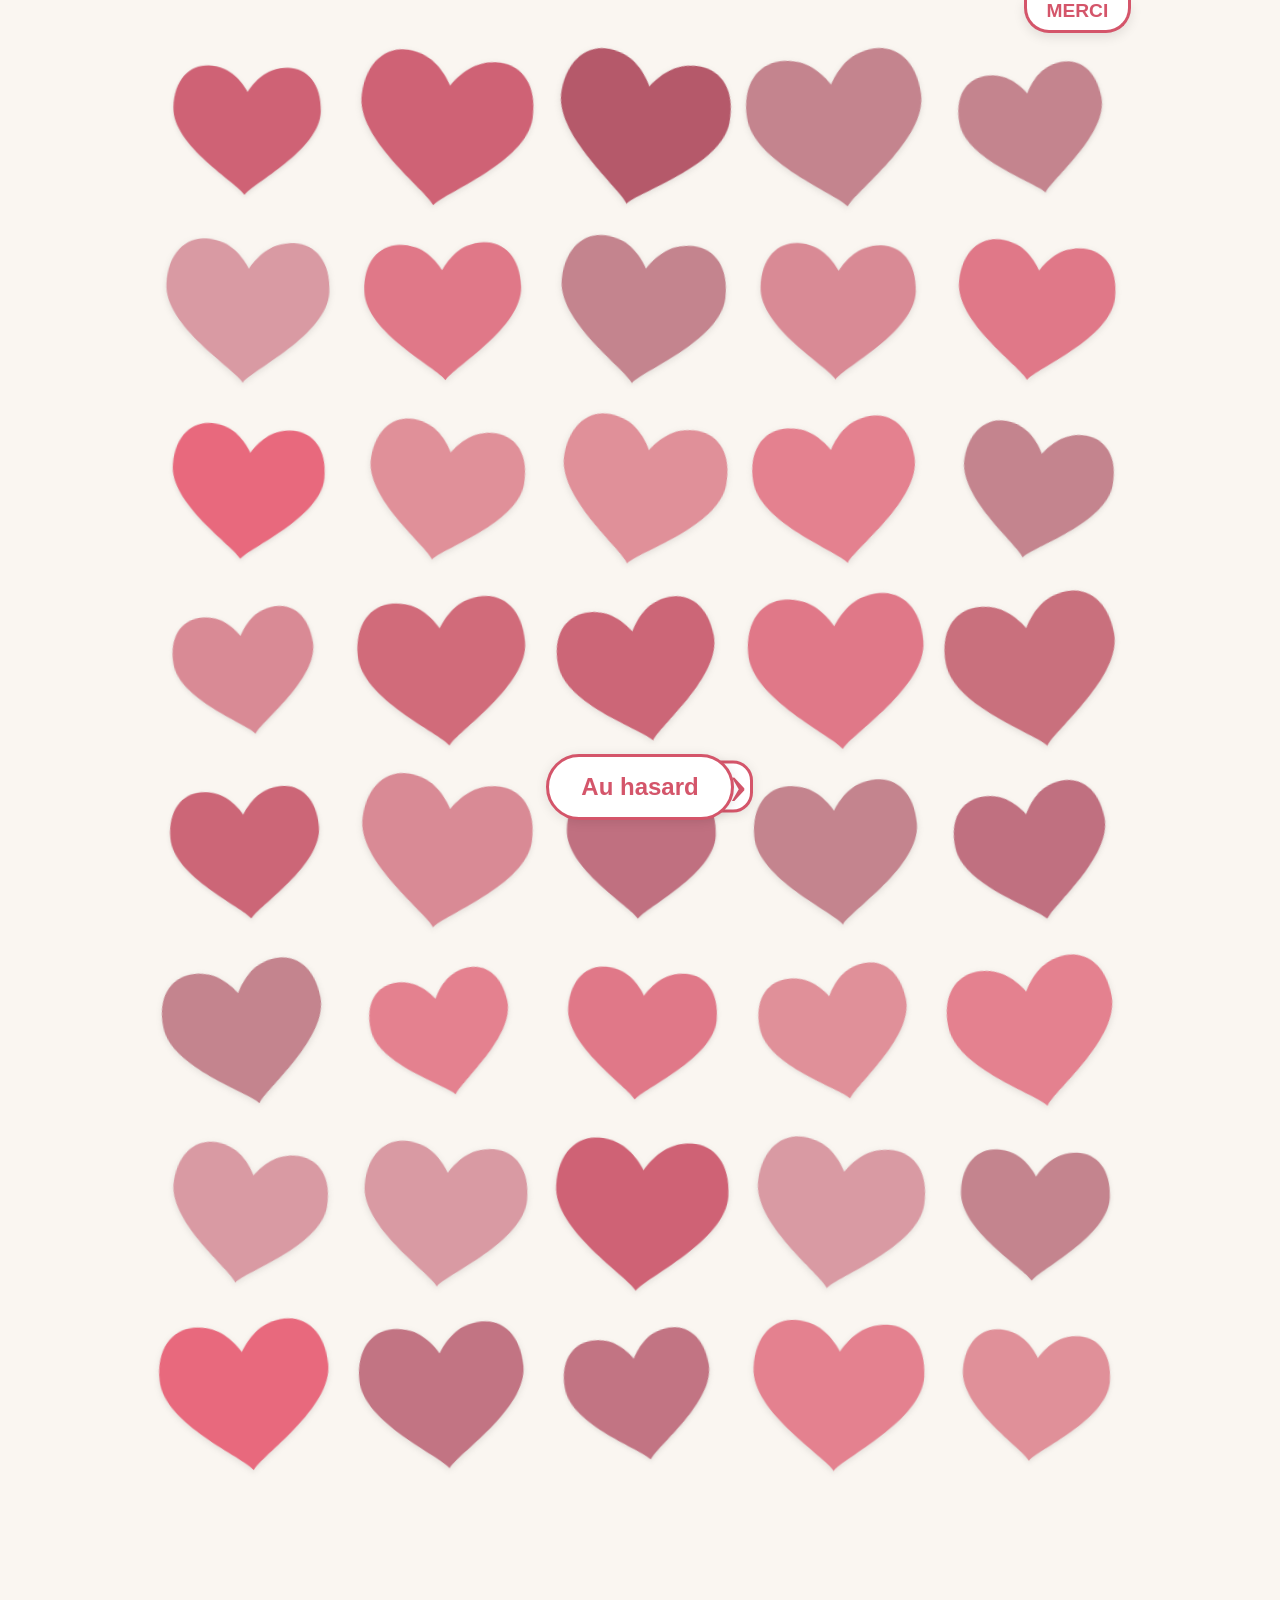
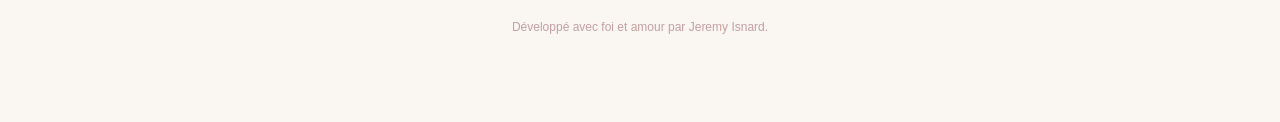
<file: index.html>
<!DOCTYPE html>
<html lang="fr">

<head>
  <meta charset="UTF-8">
  <meta name="viewport" content="width=device-width, initial-scale=1.0, viewport-fit=cover">
  <title>MERCI</title>
  <link rel="stylesheet" href="styles.css">
</head>

<body>

  <div class="about-pill" id="aboutPill">
    <div class="about-title">
      <h1>Jubilé des 50 ans de la paroisse catholique de langue française de Berne et environs</h1>
    </div>
    <span class="about-label">MERCI</span>
  </div>

  <div class="grid" id="grid"></div>
  <div class="btn-group" id="btnGroup">
    <button class="random-btn" id="randomBtn">Au hasard</button>
    <div class="zoom-slide" id="zoomSlide">
      <span class="zoom-label">Zoom</span>
      <span class="zoom-chevron" id="zoomChevron">&rsaquo;</span>
    </div>
  </div>

  <footer class="disclaimer" style="text-align:center;font-family:'Segoe UI','Helvetica Neue',Arial,sans-serif;font-size:0.75rem;color:#c4a0a0;">Développé avec foi et amour par Jeremy Isnard.</footer>

  <script src="script.js"></script>

</body>

</html>
</file>
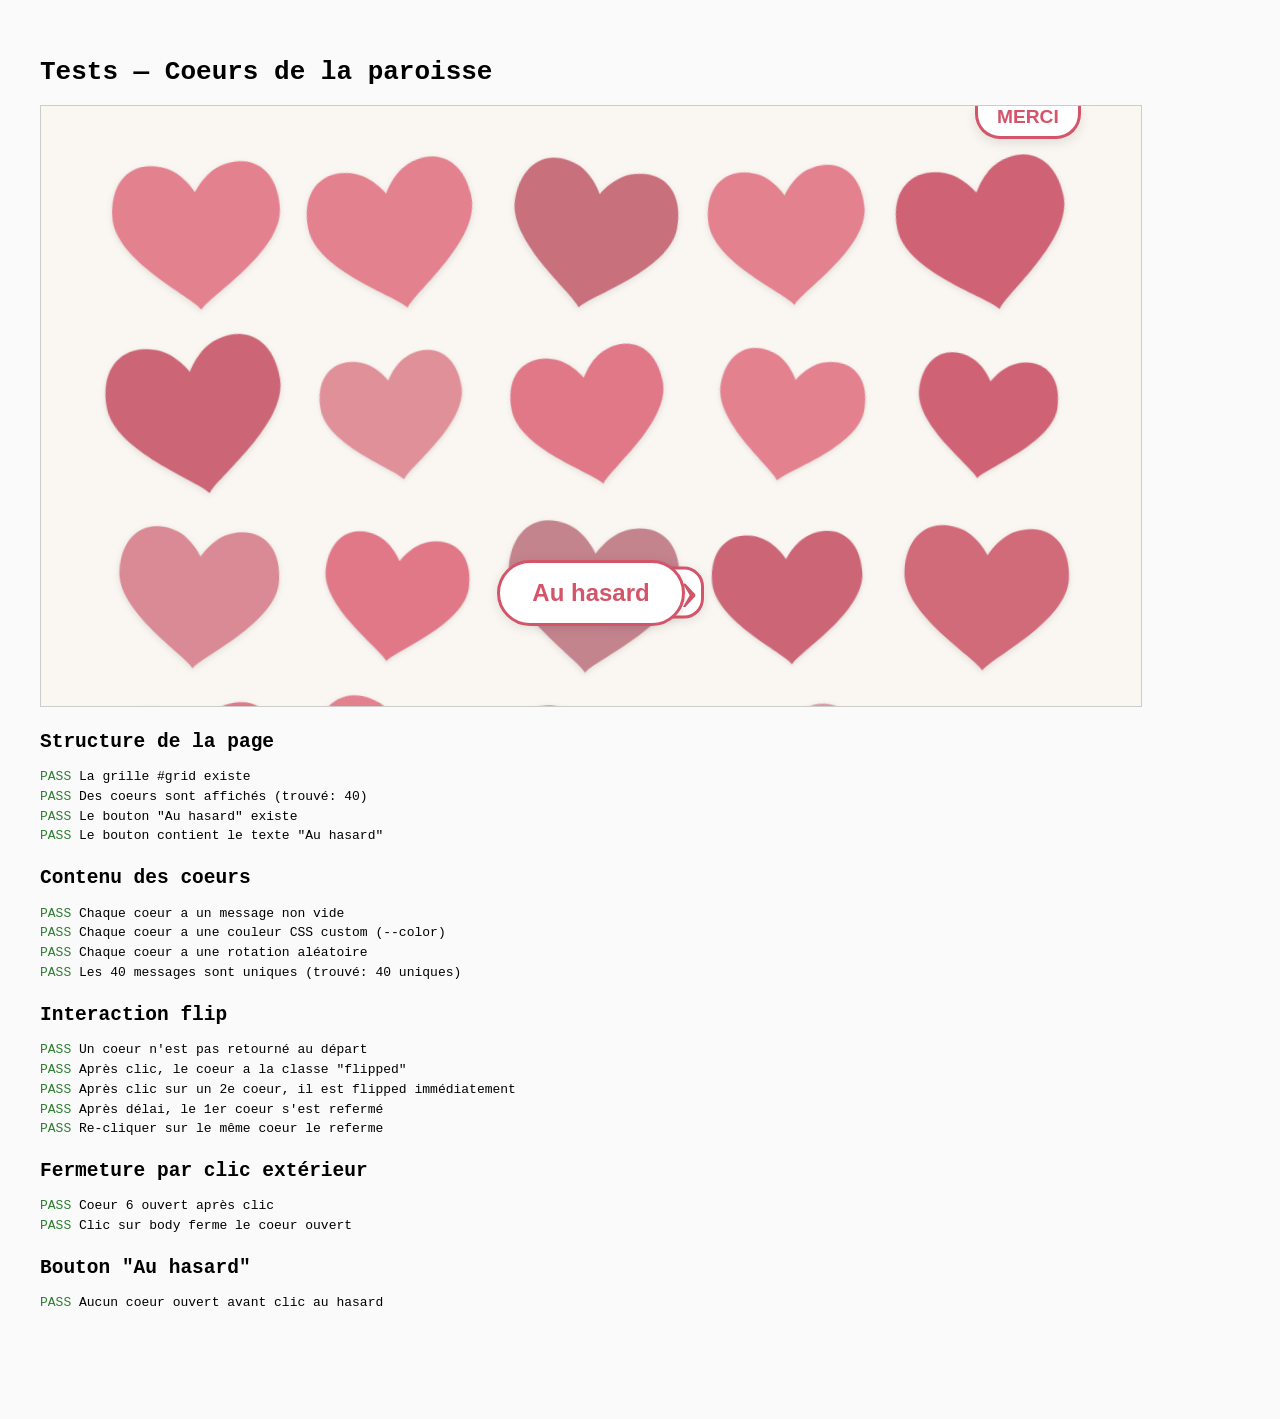
<file: tests.html>
<!DOCTYPE html>
<html lang="fr">
<head>
<meta charset="UTF-8">
<title>Tests — Coeurs de la paroisse</title>
<style>
  body { font-family: monospace; padding: 2rem; background: #fafafa; }
  .pass { color: #2e7d32; }
  .fail { color: #c62828; font-weight: bold; }
  .result { margin: 0.3rem 0; }
  h2 { margin-top: 1.5rem; }
  #summary { margin-top: 2rem; padding: 1rem; border-radius: 8px; font-size: 1.1rem; }
  #summary.all-pass { background: #e8f5e9; color: #2e7d32; }
  #summary.has-fail { background: #ffebee; color: #c62828; }
</style>
</head>
<body>
<h1>Tests — Coeurs de la paroisse</h1>

<iframe id="app" src="index.html" style="width:1100px; height:600px; border:1px solid #ccc; display:block; margin:1rem 0;"></iframe>

<div id="results"></div>
<div id="summary"></div>

<script>
const results = document.getElementById('results');
const summaryEl = document.getElementById('summary');
let passed = 0;
let failed = 0;

function assert(name, condition) {
  const el = document.createElement('div');
  el.className = 'result';
  if (condition) {
    el.innerHTML = `<span class="pass">PASS</span> ${name}`;
    passed++;
  } else {
    el.innerHTML = `<span class="fail">FAIL</span> ${name}`;
    failed++;
  }
  results.appendChild(el);
}

function heading(title) {
  const h = document.createElement('h2');
  h.textContent = title;
  results.appendChild(h);
}

function showSummary() {
  const total = passed + failed;
  summaryEl.textContent = `${passed}/${total} tests passed` + (failed > 0 ? ` — ${failed} failed` : '');
  summaryEl.className = failed > 0 ? 'has-fail' : 'all-pass';
  // Signal completion for headless testing
  document.title = failed > 0 ? 'FAIL' : 'PASS';
}

const iframe = document.getElementById('app');

// Wait for cards to be rendered (loaded via fetch)
function waitForCards(doc, callback, timeout = 5000) {
  const start = Date.now();
  const check = () => {
    const cards = doc.querySelectorAll('.heart-card');
    if (cards.length > 0) return callback();
    if (Date.now() - start > timeout) return callback();
    setTimeout(check, 100);
  };
  check();
}

iframe.addEventListener('load', () => {
  const doc = iframe.contentDocument;
  const win = iframe.contentWindow;

  waitForCards(doc, () => {

  // ── Structure ──
  heading('Structure de la page');

  const grid = doc.getElementById('grid');
  assert('La grille #grid existe', !!grid);

  const cards = doc.querySelectorAll('.heart-card');
  assert(`Des coeurs sont affichés (trouvé: ${cards.length})`, cards.length > 0);

  const btn = doc.getElementById('randomBtn');
  assert('Le bouton "Au hasard" existe', !!btn);
  assert('Le bouton contient le texte "Au hasard"', btn && btn.textContent.trim() === 'Au hasard');

  // ── Coeurs ──
  heading('Contenu des coeurs');

  const allHaveText = Array.from(cards).every(card => {
    const text = card.querySelector('.heart-back-text');
    return text && text.textContent.trim().length > 0;
  });
  assert('Chaque coeur a un message non vide', allHaveText);

  const allHaveColor = Array.from(cards).every(card => {
    return card.style.getPropertyValue('--color').length > 0;
  });
  assert('Chaque coeur a une couleur CSS custom (--color)', allHaveColor);

  const allHaveRotation = Array.from(cards).every(card => {
    return card.style.transform.includes('rotate');
  });
  assert('Chaque coeur a une rotation aléatoire', allHaveRotation);

  // ── Messages uniques ──
  const messages = Array.from(cards).map(c => c.querySelector('.heart-back-text').textContent.trim());
  const uniqueMessages = new Set(messages);
  assert(`Les ${cards.length} messages sont uniques (trouvé: ${uniqueMessages.size} uniques)`, uniqueMessages.size === cards.length);

  // ── Flip interaction ──
  heading('Interaction flip');

  const firstCard = cards[0];
  assert('Un coeur n\'est pas retourné au départ', !firstCard.classList.contains('flipped'));

  firstCard.click();
  assert('Après clic, le coeur a la classe "flipped"', firstCard.classList.contains('flipped'));

  const secondCard = cards[1];
  secondCard.click();
  assert('Après clic sur un 2e coeur, il est flipped immédiatement', secondCard.classList.contains('flipped'));

  // La fermeture du 1er coeur est différée (300ms), testons après le délai
  setTimeout(() => {
    assert('Après délai, le 1er coeur s\'est refermé', !firstCard.classList.contains('flipped'));

    secondCard.click();
    assert('Re-cliquer sur le même coeur le referme', !secondCard.classList.contains('flipped'));

    // ── Clic extérieur ferme ──
    heading('Fermeture par clic extérieur');

    cards[5].click();
    assert('Coeur 6 ouvert après clic', cards[5].classList.contains('flipped'));

    doc.body.click();
    assert('Clic sur body ferme le coeur ouvert', !cards[5].classList.contains('flipped'));

    // ── Bouton Au hasard ──
  heading('Bouton "Au hasard"');

  const anyFlippedBefore = Array.from(cards).some(c => c.classList.contains('flipped'));
  assert('Aucun coeur ouvert avant clic au hasard', !anyFlippedBefore);

  btn.click();

  // Le bouton utilise un setTimeout de 850ms, testons après
  setTimeout(() => {
    const flippedAfter = Array.from(cards).filter(c => c.classList.contains('flipped'));
    assert('Après "Au hasard", exactement 1 coeur est ouvert', flippedAfter.length === 1);

    // ── Style du bouton ──
    heading('Style du bouton');

    const btnGroupEl = doc.getElementById('btnGroup');
    const btnGroupStyle = win.getComputedStyle(btnGroupEl);
    assert('Le groupe de boutons a position: sticky', btnGroupStyle.position === 'sticky');

    // ── Bouton zoom slide ──
    heading('Bouton zoom slide');

    const zoomSlideEl = doc.getElementById('zoomSlide');
    assert('Le zoom-slide existe', !!zoomSlideEl);
    assert('Le zoom-slide n\'est pas ouvert au départ', !zoomSlideEl.classList.contains('open'));

    zoomSlideEl.click();
    assert('Après clic, le zoom-slide s\'ouvre (classe open)', zoomSlideEl.classList.contains('open'));

    // Attendre la transition CSS pour les tests suivants
    setTimeout(() => {
      // Clic quand ouvert → active le zoom
      zoomSlideEl.click();
      assert('Après 2e clic, le zoom-slide est actif', zoomSlideEl.classList.contains('active'));
      assert('Après activation, le slide se referme', !zoomSlideEl.classList.contains('open'));

      // ── Mode zoom ──
      heading('Mode zoom');

      // Fermer tout coeur ouvert d'abord
      Array.from(cards).forEach(c => { c.classList.remove('flipped'); c.classList.remove('zoomed'); });
      win.currentOpen = null;

      cards[3].click();
      assert('En mode zoom, le coeur cliqué a la classe zoomed', cards[3].classList.contains('zoomed'));
      assert('En mode zoom, le coeur n\'a PAS la classe flipped', !cards[3].classList.contains('flipped'));

      const zoomedStyle = win.getComputedStyle(cards[3]);
      assert('Le coeur zoomé a un z-index élevé', parseInt(zoomedStyle.zIndex) >= 50);

      cards[3].click();
      assert('Re-clic referme le coeur zoomé', !cards[3].classList.contains('zoomed'));

      // Désactiver le zoom (open then toggle off)
      zoomSlideEl.click(); // open
      zoomSlideEl.click(); // toggle off
      assert('Le zoom-slide est désactivé après toggle off', !zoomSlideEl.classList.contains('active'));

      // ── Structure SVG ──
      heading('Coeurs en SVG');

      const allHaveSVG = Array.from(cards).every(card => {
        return card.querySelectorAll('.heart-svg').length >= 2;
      });
      assert('Chaque coeur utilise des SVG (pas de pseudo-éléments)', allHaveSVG);

      const svgPaths = doc.querySelectorAll('.heart-svg path');
      const allPathsHaveFill = Array.from(svgPaths).every(p => p.getAttribute('fill') && p.getAttribute('fill').startsWith('#'));
      assert('Chaque SVG path a une couleur fill', allPathsHaveFill);

      // ── Grille 5 colonnes ──
      heading('Structure CSS de la grille');

      const gridStyle = win.getComputedStyle(grid);
      assert('La grille a un max-width défini', parseInt(gridStyle.maxWidth) > 0);
      assert('La grille est centrée (margin auto)', gridStyle.marginLeft === gridStyle.marginRight);

      const gridCols = gridStyle.gridTemplateColumns.split(' ').length;
      assert(`La grille a 5 colonnes (trouvé: ${gridCols})`, gridCols === 5);

      // ── Résumé ──
      showSummary();
    }, 400);
  }, 1000);
  }, 350);
  }); // waitForCards
});
</script>
</body>
</html>
</file>
<file: styles.css>
* {
      margin: 0;
      padding: 0;
      box-sizing: border-box;
    }

    body {
      background: #faf6f1;
      min-height: 100vh;
      padding: calc(2rem + env(safe-area-inset-top, 0px)) 1rem 5rem;
      font-family: 'Georgia', 'Times New Roman', serif;
      overflow-x: hidden;
    }

    .grid {
      display: grid;
      grid-template-columns: repeat(5, 1fr);
      gap: 0.8rem 0.3rem;
      max-width: 980px;
      margin: 0 auto;
      justify-items: center;
      padding: 1rem 0;
    }

    /* --- Heart card (flip container) --- */
    .heart-card {
      width: 180px;
      height: 168px;
      cursor: pointer;
    }

    .heart-inner {
      position: relative;
      width: 100%;
      height: 100%;
      transition: transform 0.6s ease;
      transform-style: preserve-3d;
    }

    .heart-card.flipped .heart-inner {
      transform: perspective(800px) rotateY(180deg);
    }

    .heart-front,
    .heart-back {
      position: absolute;
      inset: 0;
      backface-visibility: hidden;
      display: flex;
      align-items: center;
      justify-content: center;
    }

    .heart-back {
      transform: rotateY(180deg);
      /* No perspective needed here – it inherits the 3D context from .heart-inner */
    }

    /* --- Heart SVG --- */
    .heart-svg {
      width: 165px;
      height: 149px;
      transition: transform 0.25s ease, filter 0.25s ease;
      filter: drop-shadow(0 2px 3px rgba(0, 0, 0, 0.1));
    }

    .heart-card:hover .heart-svg {
      transform: scale(1.1);
      filter: drop-shadow(0 4px 8px rgba(0, 0, 0, 0.15));
    }

    /* --- Back heart with message --- */
    .heart-back-wrap {
      position: relative;
      width: 180px;
      height: 162px;
    }

    .heart-back-wrap .heart-svg {
      width: 180px;
      height: 162px;
    }

    .heart-back-text {
      position: absolute;
      inset: 0;
      display: flex;
      align-items: center;
      justify-content: center;
      text-align: center;
      padding: 20px 22px 30px;
      font-family: 'Segoe UI', 'Helvetica Neue', Arial, sans-serif;
      font-size: calc(var(--fs, 13) * 1px);
      line-height: 1.4;
      color: #f9e1e1;
      text-shadow: 0 1px 1px rgba(167, 115, 115, 0.25);
      overflow: hidden;
      word-break: break-word;
    }

    /* Gradient fade for truncated long text */
    .heart-back-text.long-text {
      -webkit-mask-image: linear-gradient(to bottom, black 55%, transparent 95%);
      mask-image: linear-gradient(to bottom, black 55%, transparent 95%);
    }

    /* In zoom mode: smaller font to fit all text, remove fade */
    .heart-card.zoomed .heart-back-text.long-text {
      --fs: 6.5 !important;
      line-height: 1.3;
      -webkit-mask-image: none;
      mask-image: none;
    }

    /* --- Zoom mode --- */
    .heart-card.zoomed {
      z-index: 50;
    }

    .heart-card.zoomed .heart-inner {
      transform: perspective(800px) rotateY(180deg) scale(2.5);
      -webkit-font-smoothing: antialiased;
      -moz-osx-font-smoothing: grayscale;
    }

    .heart-card.zoomed .heart-back-text {
      text-rendering: geometricPrecision;
    }

    /* --- Pulse animation for random --- */
    @keyframes pulse {

      0%,
      100% {
        transform: scale(1);
      }

      50% {
        transform: scale(1.2);
      }
    }

    .heart-card.pulse .heart-svg {
      animation: pulse 0.4s ease 2;
    }

    /* --- Button group --- */
    .btn-group {
      position: sticky;
      bottom: 5rem;
      width: fit-content;
      margin: 1.5rem auto 0;
      z-index: 100;
    }

    /* --- Main pill: "Au hasard" (always centered) --- */
    .random-btn {
      background: #fff;
      color: #d4556a;
      border: 3px solid #d4556a;
      border-radius: 50px;
      padding: 1rem 2rem;
      font-family: 'Segoe UI', 'Helvetica Neue', Arial, sans-serif;
      font-size: 1.5rem;
      font-weight: 600;
      cursor: pointer;
      box-shadow: 0 2px 12px rgba(0, 0, 0, 0.1);
      transition: background 0.2s, color 0.2s;
      white-space: nowrap;
      position: relative;
      z-index: 2;
    }

    .random-btn:hover {
      background: #fce8ec;
    }

    /* --- Zoom sliding pill (behind Au hasard, peeks right) --- */
    .zoom-slide {
      position: absolute;
      height: 80%;
      top: 50%;
      transform: translateY(-50%);
      display: flex;
      align-items: center;
      background: #fff;
      border: 3px solid #d4556a;
      border-radius: 20px;
      z-index: 1;
      box-shadow: 0 2px 12px rgba(0, 0, 0, 0.1);
      overflow: hidden;
      cursor: pointer;
      transition: left 0.35s ease, background 0.3s, border-color 0.3s;
      /* Collapsed: hidden behind Au hasard, only chevron peeks out */
      left: calc(100% - 90px);
    }

    /* Slid out: entire pill visible */
    .zoom-slide.open {
      left: calc(100% - 1.7rem);
    }

    /* Active (zoom on): fill entire pill */
    .zoom-slide.active {
      background: #d4556a;
      border-color: #d4556a;
    }

    .zoom-slide.active .zoom-label,
    .zoom-slide.active .zoom-chevron {
      color: #fff;
    }

    /* --- Zoom text label (hidden when collapsed) --- */
    .zoom-label {
      color: #d4556a;
      font-family: 'Segoe UI', 'Helvetica Neue', Arial, sans-serif;
      font-size: 1.5rem;
      font-weight: 600;
      white-space: nowrap;
      overflow: hidden;
      opacity: 1;
      padding: 0.8rem 0;
      transition: max-width 0.35s ease, opacity 0.25s ease, padding 0.35s ease;
    }

    .zoom-slide.open .zoom-label {
      max-width: 120px;
      opacity: 1;
      padding: .8rem 0.15rem 0.7rem 1.8rem;
    }

    /* --- Chevron (always visible, changes direction) --- */
    .zoom-chevron {
      color: #d4556a;
      font-size: 3.8rem;
      font-weight: 500;
      line-height: 1;
      padding: 0rem 0.1rem 0.5rem 1rem;
      transition: color 0.2s, padding 0.35s ease;
      flex-shrink: 0;
    }

    .zoom-slide.open .zoom-chevron {
      padding: 0rem 0.5rem 0.5rem 0rem;
    }

    /* --- À Propos pill (fixed top-right, hangs from top edge) --- */
    .about-pill {
      position: fixed;
      top: 0;
      right: calc((100vw - 980px) / 2);
      max-width: 980px;
      z-index: 200;
      background: #fff;
      border: 3px solid #d4556a;
      border-top: none;
      border-radius: 0 0 25px 25px;
      padding: 0 1.2rem 0.5rem;
      box-shadow: 0 4px 12px rgba(0, 0, 0, 0.1);
      cursor: pointer;
      text-align: center;
      width: auto;
      /* CLOSING: pill padding shrinks with the size */
      transition: padding 0.2s ease-in-out 0.15s;
    }

    .about-pill.visible {
      padding: 0 1.2rem 0.8rem;
      /* OPENING: pill padding grows with the size */
      transition: padding 0.25s ease-in-out 0.05s;
    }

    .about-pill:hover {
      background: #fef5f6;
    }

    .about-title {
      max-height: 0;
      max-width: 0;
      overflow: hidden;
      opacity: 0;
      /* CLOSING: text hides [0-0.15s], then width+height shrink together [0.15-0.4s] */
      transition: opacity 0s ease-in-out,
                  max-height 0.5s ease-in-out 0.3s,
                  max-width 0.5s ease-in-out 0.3s,
                  padding 0.4s ease-in-out 0.4s;
    }

    .about-pill.visible .about-title {
      max-height: 200px;
      max-width: 100%;
      opacity: 1;
      padding: 0.6rem 0 0.3rem;
      /* OPENING: width+height grow together [0.05-0.3s], then text fades in [0.3-0.5s] */
      transition: max-width 0.25s ease-in-out 0.05s,
                  max-height 0.25s ease-in-out 0.05s,
                  opacity 0.15s ease-in-out 0.35s,
                  padding 0.25s ease-in-out 0.05s;
    }

    .about-title h1 {
      font-family: 'Georgia', 'Times New Roman', serif;
      display: flex;
      align-items: center;
      font-size: 1.2rem;
      font-weight: 700;
      color: #d4556a;
      line-height: 1.35;
    }

    .about-label {
      display: block;
      font-family: 'Segoe UI', 'Helvetica Neue', Arial, sans-serif;
      font-size: 1.2rem;
      font-weight: 600;
      color: #d4556a;
      white-space: nowrap;
      max-height: 2rem;
      opacity: 1;
      overflow: hidden;
      /* SHOWING (closing pill): MERCI fades in at [0.4-0.5s] */
      transition: max-height 0.1s ease-in-out 0.4s,
                  opacity 0.1s ease-in-out 0.4s,
                  margin 0.1s ease-in-out 0.4s;
    }

    .about-label.hidden {
      max-height: 0;
      opacity: 0;
      margin: 0;
      /* HIDING (opening pill): MERCI disappears instantly at [0-0.05s] */
      transition: max-height 0.05s ease-in-out,
                  opacity 0.05s ease-in-out,
                  margin 0.05s ease-in-out;
    }

    /* --- Disclaimer footer --- */
    .disclaimer {
      text-align: center;
      font-family: 'Segoe UI', 'Helvetica Neue', Arial, sans-serif;
      font-size: 0.75rem;
      color: #c4a0a0;
      padding: 2rem 1rem 0.5rem;
      max-width: 980px;
      margin: 0 auto;
    }

    /* --- Responsive --- */
    @media (max-width: 980px) {
      .grid {
        grid-template-columns: repeat(4, 1fr);
        max-width: 760px;
      }

      .about-pill {
        right: calc((100vw - 760px) / 2);
        max-width: 760px;
      }

      body {
        padding-bottom: 7rem;
      }

      .btn-group {
        position: fixed;
        bottom: 2.5rem;
        left: 0;
        right: 0;
        width: fit-content;
        margin: 0 auto;
      }
    }

    @media (max-width: 760px) {
      .grid {
        grid-template-columns: repeat(3, 1fr);
        max-width: 560px;
        gap: 0.5rem 0.2rem;
      }

      .heart-card {
        width: 155px;
        height: 145px;
      }

      .heart-svg {
        width: 140px;
        height: 126px;
      }

      .heart-back-wrap {
        width: 155px;
        height: 140px;
      }

      .heart-back-wrap .heart-svg {
        width: 155px;
        height: 140px;
      }

      .heart-back-text {
        font-size: calc(var(--fs, 13) * 0.85px);
        padding: 18px 20px 28px;
      }

      .heart-card.zoomed .heart-inner {
        transform: perspective(800px) rotateY(180deg) scale(2);
      }

      .heart-card.zoomed .heart-back-text.long-text {
        --fs: 5.5 !important;
      }

      body {
        padding: calc(1rem + env(safe-area-inset-top, 0px)) 0.5rem 5rem;
      }

      .about-pill {
        right: calc((100vw - 560px) / 2);
        max-width: 560px;
      }
    }

    @media (max-width: 500px) {
      .grid {
        grid-template-columns: repeat(2, 1fr);
        max-width: 340px;
      }

      .about-pill {
        right: calc((100vw - 340px) / 2);
        max-width: 340px;
      }

      body {
        padding-bottom: 9rem;
      }

      /* Fixed button group at bottom of viewport */
      .btn-group {
        bottom: 3.5rem;
        display: flex;
        flex-direction: column;
        align-items: center;
        gap: 0.8rem;
      }

      /* Zoom always on: hide the button */
      .zoom-slide {
        display: none;
      }

      /* Zoom scale for phone screens */
      .heart-card.zoomed .heart-inner {
        transform: perspective(800px) rotateY(180deg) scale(1.8);
      }

      .heart-card.zoomed .heart-back-text.long-text {
        --fs: 5 !important;
      }
    }
</file>
